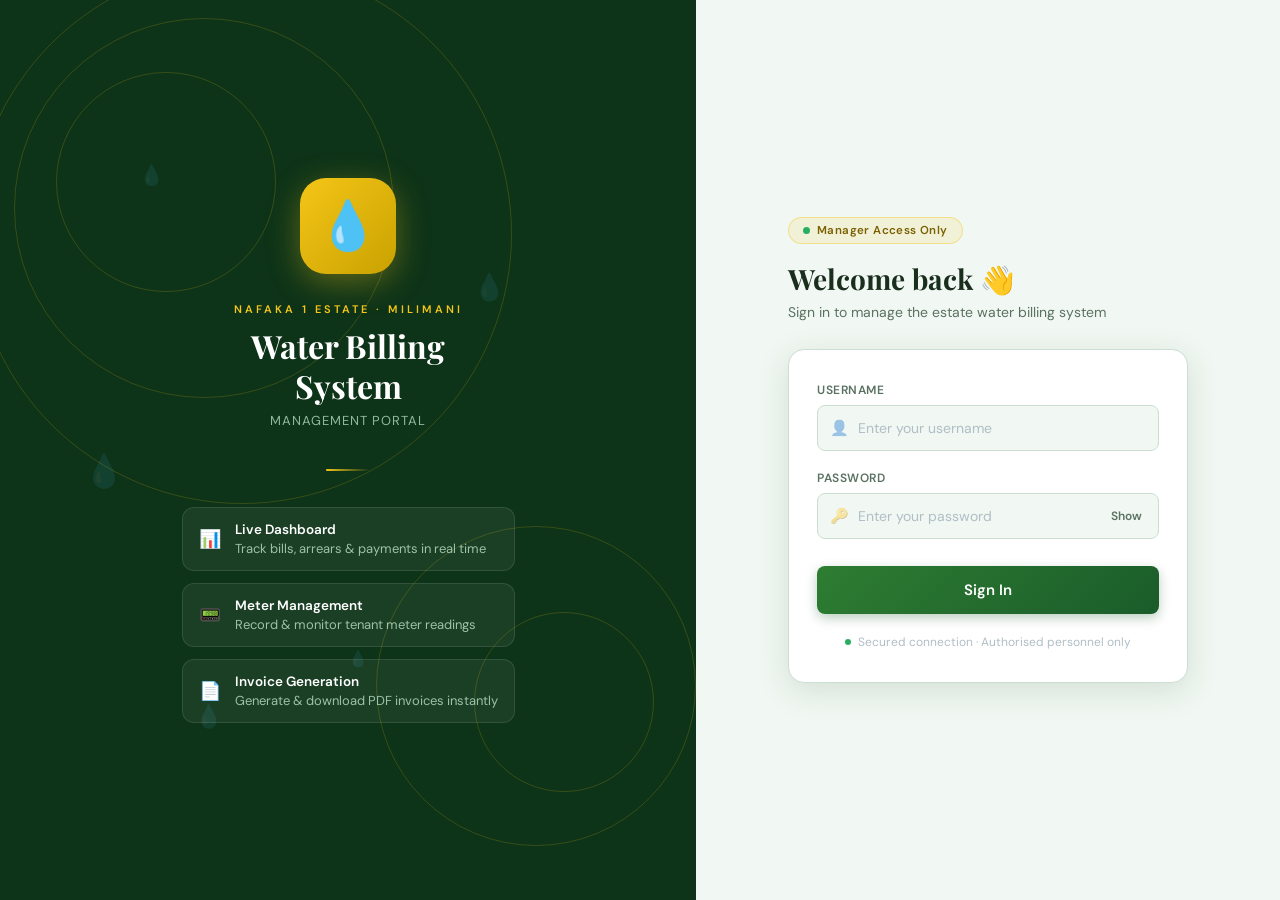
<file: index.html>
<!DOCTYPE html>
<html lang="en">
<head>
    <meta charset="UTF-8">
    <meta name="viewport" content="width=device-width, initial-scale=1.0">
    <title>Nafaka 1 Estate – Milimani Water Billing System</title>
    <link href="https://fonts.googleapis.com/css2?family=Playfair+Display:wght@600;700&family=DM+Sans:wght@300;400;500;600&display=swap" rel="stylesheet">
    <link rel="stylesheet" href="style.css">
    <style>
        .logout-btn {
            width: 100%;
            margin-top: 12px;
            padding: 10px 0;
            background: rgba(245,197,24,0.12);
            color: #7a6000;
            border: 1px solid rgba(245,197,24,0.35);
            border-radius: 10px;
            font-family: 'DM Sans', sans-serif;
            font-size: 13px;
            font-weight: 600;
            cursor: pointer;
            transition: background 0.2s, border-color 0.2s;
            display: flex;
            align-items: center;
            justify-content: center;
            gap: 8px;
            letter-spacing: 0.2px;
        }
        .logout-btn:hover {
            background: rgba(245,197,24,0.25);
            border-color: rgba(245,197,24,0.6);
        }
    </style>
</head>
<body>

    <!-- ═══════════════════════════════════════ -->
    <!--  SIDEBAR                                -->
    <!-- ═══════════════════════════════════════ -->
    <aside class="sidebar" id="sidebar">
        <div class="sidebar-header">
            <div class="logo">
                <div class="logo-icon">💧</div>
                <div>
                    <div class="logo-title">Nafaka 1 Estate</div>
                    <div class="logo-sub">Milimani Water Billing</div>
                </div>
            </div>
        </div>

        <nav class="sidebar-nav">
            <a href="#" class="nav-item active" onclick="showPage('dashboard')">
                <span class="nav-icon">📊</span> Dashboard
            </a>
            <a href="#" class="nav-item" onclick="showPage('members')">
                <span class="nav-icon">👥</span> Members
            </a>
            <a href="#" class="nav-item" onclick="showPage('readings')">
                <span class="nav-icon">📟</span> Meter Readings
            </a>
            <a href="#" class="nav-item" onclick="showPage('bills')">
                <span class="nav-icon">🧾</span> Bills & Payments
            </a>
            <a href="#" class="nav-item" onclick="showPage('invoices')">
                <span class="nav-icon">📄</span> Invoices
            </a>
            <a href="#" class="nav-item" onclick="showPage('reports')">
                <span class="nav-icon">📈</span> Arrears Report
            </a>
        </nav>

        <div class="sidebar-footer">
            <div class="sidebar-footer-text">Water Billing v1.0</div>
            <button class="logout-btn" onclick="logout()">
                🚪 Logout
            </button>
        </div>
    </aside>

    <!-- ═══════════════════════════════════════ -->
    <!--  MAIN CONTENT                           -->
    <!-- ═══════════════════════════════════════ -->
    <main class="main">

        <!-- TOP BAR -->
        <header class="topbar">
            <div class="topbar-left">
                <h1 class="page-title" id="pageTitle">Dashboard</h1>
            </div>
            <div class="topbar-right">
                <div class="date-badge" id="currentDate"></div>
            </div>
        </header>

        <!-- ─────────────────────────────────── -->
        <!--  DASHBOARD PAGE                     -->
        <!-- ─────────────────────────────────── -->
        <div id="page-dashboard" class="page active">

            <!-- Stats Row -->
            <div class="stats-grid">
                <div class="stat-card blue">
                    <div class="stat-icon">👥</div>
                    <div class="stat-info">
                        <div class="stat-value" id="totalMembers">0</div>
                        <div class="stat-label">Total Members</div>
                    </div>
                </div>
                <div class="stat-card green">
                    <div class="stat-icon">✅</div>
                    <div class="stat-info">
                        <div class="stat-value" id="paidBills">0</div>
                        <div class="stat-label">Paid Bills</div>
                    </div>
                </div>
                <div class="stat-card red">
                    <div class="stat-icon">⚠️</div>
                    <div class="stat-info">
                        <div class="stat-value" id="arrearsCount">0</div>
                        <div class="stat-label">Members in Arrears</div>
                    </div>
                </div>
                <div class="stat-card orange">
                    <div class="stat-icon">💰</div>
                    <div class="stat-info">
                        <div class="stat-value" id="totalUnpaid">0</div>
                        <div class="stat-label">Total Unpaid (KES)</div>
                    </div>
                </div>
            </div>

            <!-- Two-column tables -->
            <div class="dashboard-grid">
                <div class="card">
                    <div class="card-header">
                        <h2>Recent Bills</h2>
                    </div>
                    <div class="card-body">
                        <table class="table">
                            <thead>
                                <tr>
                                    <th>Member</th>
                                    <th>Amount (KES)</th>
                                    <th>Date</th>
                                    <th>Status</th>
                                </tr>
                            </thead>
                            <tbody id="recentBillsBody">
                                <tr><td colspan="4" class="loading">Loading...</td></tr>
                            </tbody>
                        </table>
                    </div>
                </div>

                <div class="card">
                    <div class="card-header">
                        <h2>Members in Arrears</h2>
                    </div>
                    <div class="card-body">
                        <table class="table">
                            <thead>
                                <tr>
                                    <th>Name</th>
                                    <th>House No</th>
                                    <th>Status</th>
                                </tr>
                            </thead>
                            <tbody id="arrearsBody">
                                <tr><td colspan="3" class="loading">Loading...</td></tr>
                            </tbody>
                        </table>
                    </div>
                </div>
            </div>
        </div>

        <!-- ─────────────────────────────────── -->
        <!--  MEMBERS PAGE                       -->
        <!-- ─────────────────────────────────── -->
        <div id="page-members" class="page">
            <div class="page-actions">
                <button class="btn btn-primary" onclick="openModal('addMemberModal')">+ Add Member</button>
            </div>
            <div class="card">
                <div class="card-header">
                    <h2>All Members</h2>
                    <input type="text" class="search-input" placeholder="Search members..." oninput="searchMembers(this.value)">
                </div>
                <div class="card-body">
                    <table class="table">
                        <thead>
                            <tr>
                                <th>ID</th>
                                <th>Name</th>
                                <th>House No</th>
                                <th>Meter No</th>
                                <th>Phone</th>
                                <th>Last Reading</th>
                                <th>Arrears</th>
                                <th>Actions</th>
                            </tr>
                        </thead>
                        <tbody id="membersBody">
                            <tr><td colspan="8" class="loading">Loading...</td></tr>
                        </tbody>
                    </table>
                </div>
            </div>
        </div>

        <!-- ─────────────────────────────────── -->
        <!--  METER READINGS PAGE                -->
        <!-- ─────────────────────────────────── -->
        <div id="page-readings" class="page">
            <div class="page-actions">
                <button class="btn btn-primary" onclick="openModal('addReadingModal')">+ Add Reading</button>
            </div>
            <div class="card">
                <div class="card-header">
                    <h2>Meter Readings</h2>
                </div>
                <div class="card-body">
                    <table class="table">
                        <thead>
                            <tr>
                                <th>ID</th>
                                <th>Previous Reading</th>
                                <th>Current Reading</th>
                                <th>Units Used</th>
                                <th>Reading Date</th>
                                <th>Actions</th>
                            </tr>
                        </thead>
                        <tbody id="readingsBody">
                            <tr><td colspan="6" class="loading">Loading...</td></tr>
                        </tbody>
                    </table>
                </div>
            </div>
        </div>

        <!-- ─────────────────────────────────── -->
        <!--  BILLS & PAYMENTS PAGE              -->
        <!-- ─────────────────────────────────── -->
        <div id="page-bills" class="page">
            <div class="card">
                <div class="card-header">
                    <h2>All Bills</h2>
                </div>
                <div class="card-body">
                    <table class="table">
                        <thead>
                            <tr>
                                <th>ID</th>
                                <th>Units Used</th>
                                <th>Amount (KES)</th>
                                <th>Arrears (KES)</th>
                                <th>Bill Date</th>
                                <th>Due Date</th>
                                <th>Status</th>
                                <th>Actions</th>
                            </tr>
                        </thead>
                        <tbody id="billsBody">
                            <tr><td colspan="8" class="loading">Loading...</td></tr>
                        </tbody>
                    </table>
                </div>
            </div>
        </div>

        <!-- ─────────────────────────────────── -->
        <!--  INVOICES PAGE                      -->
        <!-- ─────────────────────────────────── -->
        <div id="page-invoices" class="page">
            <div class="page-actions">
                <div class="input-group">
                    <input type="number" id="invoiceMemberId" placeholder="Enter Member ID" class="input" style="width:200px">
                    <button class="btn btn-primary" onclick="generateInvoice()">Generate Invoice</button>
                </div>
            </div>
            <div class="card">
                <div class="card-header">
                    <h2>All Invoices</h2>
                </div>
                <div class="card-body">
                    <table class="table">
                        <thead>
                            <tr>
                                <th>Invoice No</th>
                                <th>Member</th>
                                <th>Current Charges</th>
                                <th>Arrears</th>
                                <th>Total Amount</th>
                                <th>Date</th>
                                <th>Due Date</th>
                                <th>Actions</th>
                            </tr>
                        </thead>
                        <tbody id="invoicesBody">
                            <tr><td colspan="8" class="loading">Loading...</td></tr>
                        </tbody>
                    </table>
                </div>
            </div>
        </div>

        <!-- ─────────────────────────────────── -->
        <!--  ARREARS REPORT PAGE                -->
        <!-- ─────────────────────────────────── -->
        <div id="page-reports" class="page">
            <div class="page-actions">
                <a href="http://localhost:8085/reports/arrears/pdf" target="_blank" class="btn btn-danger">
                    📥 Download Arrears Report PDF
                </a>
            </div>
            <div class="dashboard-grid">
                <div class="card">
                    <div class="card-header">
                        <h2 style="color:#e74c3c">⚠️ Members in Arrears</h2>
                    </div>
                    <div class="card-body">
                        <table class="table">
                            <thead>
                                <tr>
                                    <th>Name</th>
                                    <th>House No</th>
                                    <th>Meter No</th>
                                    <th>Phone</th>
                                </tr>
                            </thead>
                            <tbody id="reportArrearsBody">
                                <tr><td colspan="4" class="loading">Loading...</td></tr>
                            </tbody>
                        </table>
                    </div>
                </div>
                <div class="card">
                    <div class="card-header">
                        <h2 style="color:#27ae60">✅ Members Up To Date</h2>
                    </div>
                    <div class="card-body">
                        <table class="table">
                            <thead>
                                <tr>
                                    <th>Name</th>
                                    <th>House No</th>
                                    <th>Meter No</th>
                                    <th>Phone</th>
                                </tr>
                            </thead>
                            <tbody id="reportUpToDateBody">
                                <tr><td colspan="4" class="loading">Loading...</td></tr>
                            </tbody>
                        </table>
                    </div>
                </div>
            </div>
        </div>

    </main><!-- end .main -->


    <!-- ═══════════════════════════════════════ -->
    <!--  MODALS                                 -->
    <!-- ═══════════════════════════════════════ -->

    <!-- Add Member -->
    <div id="addMemberModal" class="modal">
        <div class="modal-content">
            <div class="modal-header">
                <h2>Add New Member</h2>
                <button class="modal-close" onclick="closeModal('addMemberModal')">✕</button>
            </div>
            <div class="modal-body">
                <div class="form-group">
                    <label>Full Name</label>
                    <input type="text" id="memberName" class="input" placeholder="e.g. John Doe">
                </div>
                <div class="form-group">
                    <label>House Number</label>
                    <input type="text" id="memberHouse" class="input" placeholder="e.g. H12">
                </div>
                <div class="form-group">
                    <label>Meter Number</label>
                    <input type="text" id="memberMeter" class="input" placeholder="e.g. MTR102">
                </div>
                <div class="form-group">
                    <label>Phone Number</label>
                    <input type="text" id="memberPhone" class="input" placeholder="e.g. 0712345678">
                </div>
            </div>
            <div class="modal-footer">
                <button class="btn btn-secondary" onclick="closeModal('addMemberModal')">Cancel</button>
                <button class="btn btn-primary" onclick="addMember()">Add Member</button>
            </div>
        </div>
    </div>

    <!-- Add Reading -->
    <div id="addReadingModal" class="modal">
        <div class="modal-content">
            <div class="modal-header">
                <h2>Add Meter Reading</h2>
                <button class="modal-close" onclick="closeModal('addReadingModal')">✕</button>
            </div>
            <div class="modal-body">
                <div class="form-group">
                    <label>Member ID</label>
                    <input type="number" id="readingMemberId" class="input" placeholder="Enter Member ID">
                </div>
                <div class="form-group">
                    <label>Current Reading</label>
                    <input type="number" id="currentReading" class="input" placeholder="Enter current meter reading">
                </div>
            </div>
            <div class="modal-footer">
                <button class="btn btn-secondary" onclick="closeModal('addReadingModal')">Cancel</button>
                <button class="btn btn-primary" onclick="addReading()">Submit Reading</button>
            </div>
        </div>
    </div>

    <!-- ✅ FIX 2: Edit Reading Modal — added here -->
    <div id="editReadingModal" class="modal">
        <div class="modal-content">
            <div class="modal-header">
                <h2>Edit Meter Reading</h2>
                <button class="modal-close" onclick="closeModal('editReadingModal')">✕</button>
            </div>
            <div class="modal-body">
                <input type="hidden" id="editReadingId">
                <div class="form-group">
                    <label>Corrected Current Reading</label>
                    <input type="number" id="editCurrentReading" class="input" placeholder="Enter correct meter reading">
                </div>
            </div>
            <div class="modal-footer">
                <button class="btn btn-secondary" onclick="closeModal('editReadingModal')">Cancel</button>
                <button class="btn btn-primary" onclick="updateReading()">Save Changes</button>
            </div>
        </div>
    </div>

    <!-- Edit Member -->
    <div id="editMemberModal" class="modal">
        <div class="modal-content">
            <div class="modal-header">
                <h2>Edit Member</h2>
                <button class="modal-close" onclick="closeModal('editMemberModal')">✕</button>
            </div>
            <div class="modal-body">
                <input type="hidden" id="editMemberId">
                <div class="form-group">
                    <label>Full Name</label>
                    <input type="text" id="editMemberName" class="input">
                </div>
                <div class="form-group">
                    <label>House Number</label>
                    <input type="text" id="editMemberHouse" class="input">
                </div>
                <div class="form-group">
                    <label>Meter Number</label>
                    <input type="text" id="editMemberMeter" class="input">
                </div>
                <div class="form-group">
                    <label>Phone Number</label>
                    <input type="text" id="editMemberPhone" class="input">
                </div>
            </div>
            <div class="modal-footer">
                <button class="btn btn-secondary" onclick="closeModal('editMemberModal')">Cancel</button>
                <button class="btn btn-primary" onclick="updateMember()">Save Changes</button>
            </div>
        </div>
    </div>

    <!-- Toast -->
    <div id="toast" class="toast"></div>

    <!-- ═══════════════════════════════════════ -->
    <!--  SCRIPTS — auth guard FIRST            -->
    <!-- ═══════════════════════════════════════ -->
    <script src="auth-guard.js"></script>
    <script src="app.js"></script>

</body>
</html>
</file>
<file: style.css>
/* ===== CSS VARIABLES ===== */
:root {
    --primary: #1a5c2a;
    --primary-light: #2e7d32;
    --accent: #f5c518;
    --success: #27ae60;
    --danger: #e74c3c;
    --warning: #f39c12;
    --bg: #f1f7f2;
    --sidebar-bg: #0d3318;
    --sidebar-text: #a8d0b0;
    --sidebar-active: #f5c518;
    --card-bg: #ffffff;
    --text-primary: #1a2e1e;
    --text-secondary: #5a7262;
    --border: #ccddd2;
    --shadow: 0 2px 16px rgba(26,92,42,0.08);
    --shadow-lg: 0 8px 32px rgba(26,92,42,0.14);
    --radius: 12px;
    --sidebar-width: 240px;
}

/* ===== RESET ===== */
*, *::before, *::after { box-sizing: border-box; margin: 0; padding: 0; }
body {
    font-family: 'DM Sans', sans-serif;
    background: var(--bg);
    color: var(--text-primary);
    display: flex;
    min-height: 100vh;
}

/* ===== SIDEBAR ===== */
.sidebar {
    width: var(--sidebar-width);
    background: var(--sidebar-bg);
    min-height: 100vh;
    position: fixed;
    left: 0; top: 0;
    display: flex;
    flex-direction: column;
    z-index: 100;
    box-shadow: 4px 0 24px rgba(0,0,0,0.15);
}

.sidebar-header {
    padding: 28px 20px 20px;
    border-bottom: 1px solid rgba(255,255,255,0.07);
}

.logo {
    display: flex;
    align-items: center;
    gap: 12px;
}

.logo-icon {
    font-size: 28px;
    background: linear-gradient(135deg, var(--accent), #c9a200);
    width: 44px; height: 44px;
    border-radius: 12px;
    display: flex;
    align-items: center;
    justify-content: center;
}

.logo-title {
    font-family: 'Playfair Display', serif;
    font-size: 20px;
    font-weight: 700;
    color: #ffffff;
    letter-spacing: 0.5px;
}

.logo-sub {
    font-size: 11px;
    color: var(--sidebar-text);
    margin-top: 2px;
}

.sidebar-nav {
    flex: 1;
    padding: 20px 12px;
    display: flex;
    flex-direction: column;
    gap: 4px;
}

.nav-item {
    display: flex;
    align-items: center;
    gap: 12px;
    padding: 11px 14px;
    border-radius: 10px;
    color: var(--sidebar-text);
    text-decoration: none;
    font-size: 14px;
    font-weight: 500;
    transition: all 0.2s ease;
}

.nav-item:hover {
    background: rgba(255,255,255,0.07);
    color: #ffffff;
}

.nav-item.active {
    background: linear-gradient(135deg, var(--accent), #c9a200);
    color: #1a2e1e;
    box-shadow: 0 4px 12px rgba(245,197,24,0.35);
}

.nav-icon { font-size: 16px; }

.sidebar-footer {
    padding: 16px 20px;
    border-top: 1px solid rgba(255,255,255,0.07);
}

.sidebar-footer-text {
    font-size: 11px;
    color: var(--sidebar-text);
    text-align: center;
}

/* ===== MAIN ===== */
.main {
    margin-left: var(--sidebar-width);
    flex: 1;
    min-height: 100vh;
    display: flex;
    flex-direction: column;
}

/* ===== TOPBAR ===== */
.topbar {
    background: var(--card-bg);
    padding: 18px 32px;
    display: flex;
    align-items: center;
    justify-content: space-between;
    border-bottom: 1px solid var(--border);
    box-shadow: var(--shadow);
    position: sticky;
    top: 0;
    z-index: 50;
}

.page-title {
    font-family: 'Playfair Display', serif;
    font-size: 22px;
    font-weight: 700;
    color: var(--primary);
}

.date-badge {
    background: var(--bg);
    padding: 8px 16px;
    border-radius: 20px;
    font-size: 13px;
    color: var(--text-secondary);
    font-weight: 500;
    border: 1px solid var(--border);
}

/* ===== PAGES ===== */
.page { display: none; padding: 28px 32px; animation: fadeIn 0.3s ease; }
.page.active { display: block; }

@keyframes fadeIn {
    from { opacity: 0; transform: translateY(8px); }
    to { opacity: 1; transform: translateY(0); }
}

/* ===== STATS GRID ===== */
.stats-grid {
    display: grid;
    grid-template-columns: repeat(4, 1fr);
    gap: 20px;
    margin-bottom: 28px;
}

.stat-card {
    background: var(--card-bg);
    border-radius: var(--radius);
    padding: 24px;
    display: flex;
    align-items: center;
    gap: 16px;
    box-shadow: var(--shadow);
    border-left: 4px solid transparent;
    transition: transform 0.2s, box-shadow 0.2s;
}

.stat-card:hover { transform: translateY(-2px); box-shadow: var(--shadow-lg); }
.stat-card.blue  { border-left-color: var(--accent); }
.stat-card.green { border-left-color: var(--success); }
.stat-card.red   { border-left-color: var(--danger); }
.stat-card.orange{ border-left-color: var(--warning); }

.stat-icon { font-size: 32px; }

.stat-value {
    font-family: 'Playfair Display', serif;
    font-size: 28px;
    font-weight: 700;
    color: var(--text-primary);
    line-height: 1;
}

.stat-label {
    font-size: 13px;
    color: var(--text-secondary);
    margin-top: 4px;
    font-weight: 500;
}

/* ===== DASHBOARD GRID ===== */
.dashboard-grid {
    display: grid;
    grid-template-columns: 1fr 1fr;
    gap: 20px;
}

/* ===== CARDS ===== */
.card {
    background: var(--card-bg);
    border-radius: var(--radius);
    box-shadow: var(--shadow);
    overflow: hidden;
    margin-bottom: 20px;
}

.card-header {
    padding: 18px 24px;
    border-bottom: 1px solid var(--border);
    display: flex;
    align-items: center;
    justify-content: space-between;
}

.card-header h2 {
    font-family: 'Playfair Display', serif;
    font-size: 17px;
    font-weight: 600;
    color: var(--text-primary);
}

.card-body { padding: 0; overflow-x: auto; }

/* ===== TABLE ===== */
.table {
    width: 100%;
    border-collapse: collapse;
    font-size: 13.5px;
}

.table th {
    background: #eaf3ec;
    padding: 12px 16px;
    text-align: left;
    font-weight: 600;
    color: var(--text-secondary);
    font-size: 12px;
    text-transform: uppercase;
    letter-spacing: 0.5px;
    border-bottom: 1px solid var(--border);
}

.table td {
    padding: 13px 16px;
    border-bottom: 1px solid #eaf3ec;
    color: var(--text-primary);
    vertical-align: middle;
}

.table tr:last-child td { border-bottom: none; }
.table tbody tr:hover { background: #eaf3ec; }

.loading { text-align: center; color: var(--text-secondary); font-style: italic; padding: 24px !important; }

/* ===== BADGES ===== */
.badge {
    padding: 4px 10px;
    border-radius: 20px;
    font-size: 11px;
    font-weight: 600;
    text-transform: uppercase;
    letter-spacing: 0.5px;
}

.badge-success { background: #d4edda; color: #155724; }
.badge-danger  { background: #f8d7da; color: #721c24; }
.badge-warning { background: #fff3cd; color: #856404; }

/* ===== BUTTONS ===== */
.btn {
    padding: 10px 20px;
    border-radius: 8px;
    border: none;
    cursor: pointer;
    font-size: 14px;
    font-weight: 600;
    font-family: 'DM Sans', sans-serif;
    transition: all 0.2s ease;
    text-decoration: none;
    display: inline-flex;
    align-items: center;
    gap: 6px;
}

.btn-primary {
    background: linear-gradient(135deg, var(--primary-light), var(--primary));
    color: white;
    box-shadow: 0 4px 12px rgba(26,92,42,0.3);
}

.btn-primary:hover { transform: translateY(-1px); box-shadow: 0 6px 16px rgba(26,92,42,0.4); }

.btn-secondary {
    background: var(--bg);
    color: var(--text-primary);
    border: 1px solid var(--border);
}

.btn-secondary:hover { background: var(--border); }

.btn-success {
    background: linear-gradient(135deg, #2ecc71, #27ae60);
    color: white;
    font-size: 12px;
    padding: 6px 12px;
}

.btn-danger {
    background: linear-gradient(135deg, #e74c3c, #c0392b);
    color: white;
}

.btn-danger:hover { transform: translateY(-1px); }

.btn-sm {
    padding: 5px 10px;
    font-size: 12px;
    border-radius: 6px;
}

.btn-outline {
    background: transparent;
    border: 1px solid var(--primary-light);
    color: var(--primary-light);
    font-size: 12px;
    padding: 5px 10px;
}

.btn-outline:hover { background: var(--primary-light); color: white; }

/* ===== PAGE ACTIONS ===== */
.page-actions {
    display: flex;
    align-items: center;
    gap: 12px;
    margin-bottom: 20px;
    flex-wrap: wrap;
}

.input-group {
    display: flex;
    gap: 10px;
    align-items: center;
}

/* ===== INPUTS ===== */
.input {
    padding: 10px 14px;
    border: 1px solid var(--border);
    border-radius: 8px;
    font-size: 14px;
    font-family: 'DM Sans', sans-serif;
    color: var(--text-primary);
    background: var(--card-bg);
    outline: none;
    transition: border-color 0.2s;
    width: 100%;
}

.input:focus { border-color: var(--accent); box-shadow: 0 0 0 3px rgba(245,197,24,0.15); }

.search-input {
    padding: 8px 14px;
    border: 1px solid var(--border);
    border-radius: 20px;
    font-size: 13px;
    font-family: 'DM Sans', sans-serif;
    outline: none;
    transition: border-color 0.2s;
    width: 220px;
}

.search-input:focus { border-color: var(--accent); }

/* ===== MODALS ===== */
.modal {
    display: none;
    position: fixed;
    inset: 0;
    background: rgba(13,51,24,0.6);
    z-index: 200;
    align-items: center;
    justify-content: center;
    backdrop-filter: blur(4px);
}

.modal.active { display: flex; animation: fadeIn 0.2s ease; }

.modal-content {
    background: var(--card-bg);
    border-radius: 16px;
    width: 480px;
    max-width: 95vw;
    box-shadow: var(--shadow-lg);
    animation: slideUp 0.3s ease;
}

@keyframes slideUp {
    from { transform: translateY(20px); opacity: 0; }
    to { transform: translateY(0); opacity: 1; }
}

.modal-header {
    padding: 20px 24px;
    border-bottom: 1px solid var(--border);
    display: flex;
    align-items: center;
    justify-content: space-between;
}

.modal-header h2 {
    font-family: 'Playfair Display', serif;
    font-size: 18px;
    color: var(--primary);
}

.modal-close {
    background: none;
    border: none;
    font-size: 18px;
    cursor: pointer;
    color: var(--text-secondary);
    width: 32px; height: 32px;
    border-radius: 50%;
    display: flex;
    align-items: center;
    justify-content: center;
    transition: background 0.2s;
}

.modal-close:hover { background: var(--bg); }

.modal-body {
    padding: 24px;
    display: flex;
    flex-direction: column;
    gap: 16px;
}

.modal-footer {
    padding: 16px 24px;
    border-top: 1px solid var(--border);
    display: flex;
    justify-content: flex-end;
    gap: 10px;
}

.form-group label {
    display: block;
    font-size: 13px;
    font-weight: 600;
    color: var(--text-secondary);
    margin-bottom: 6px;
    text-transform: uppercase;
    letter-spacing: 0.5px;
}

/* ===== TOAST ===== */
.toast {
    position: fixed;
    bottom: 28px;
    right: 28px;
    background: var(--primary);
    color: white;
    padding: 14px 24px;
    border-radius: 10px;
    font-size: 14px;
    font-weight: 500;
    box-shadow: var(--shadow-lg);
    z-index: 999;
    display: none;
    animation: slideUp 0.3s ease;
}

.toast.success { background: var(--success); }
.toast.error   { background: var(--danger); }
.toast.show    { display: block; }

/* ===== RESPONSIVE ===== */
@media (max-width: 1024px) {
    .stats-grid { grid-template-columns: repeat(2, 1fr); }
    .dashboard-grid { grid-template-columns: 1fr; }
}

@media (max-width: 768px) {
    .sidebar { transform: translateX(-100%); }
    .main { margin-left: 0; }
    .stats-grid { grid-template-columns: 1fr 1fr; }
    .page { padding: 16px; }
    .topbar { padding: 14px 16px; }
}
</file>
